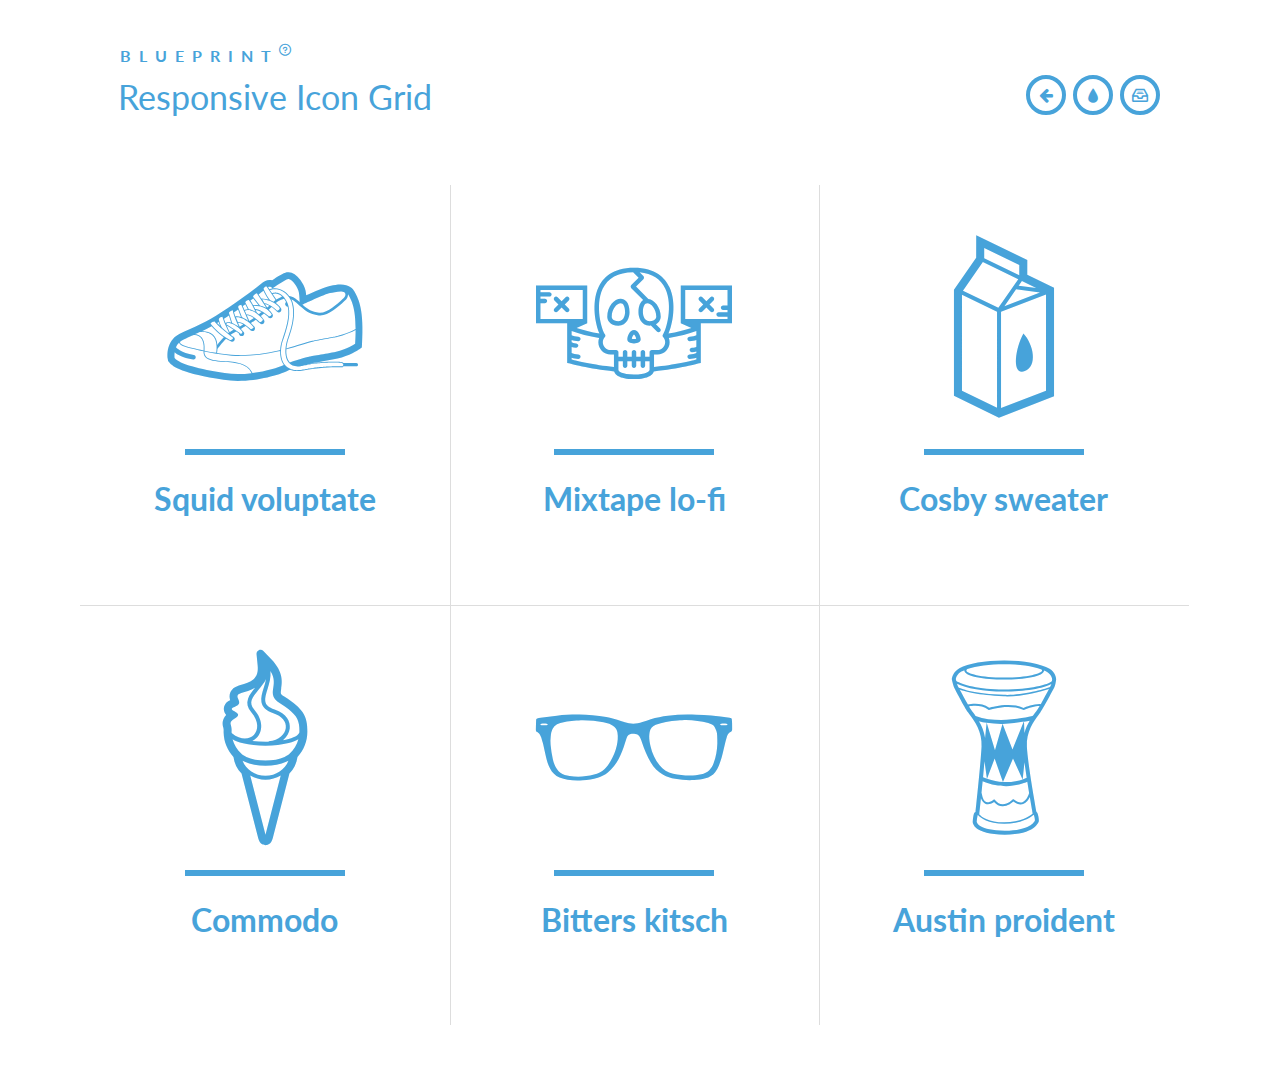
<file: modulos/Grid/index.html>
<!DOCTYPE html>
<html lang="en" class="no-js">
	<head>
		<meta charset="UTF-8" />
		<meta http-equiv="X-UA-Compatible" content="IE=edge,chrome=1"> 
		<meta name="viewport" content="width=device-width, initial-scale=1.0"> 
		<title>Blueprint: Responsive Icon Grid</title>
		<meta name="description" content="Blueprint: Responsive Icon Grid" />
		<meta name="keywords" content="icon grid, hover, responsive, portfolio, template" />
		<meta name="author" content="Codrops" />
		<link rel="shortcut icon" href="../favicon.ico">
		<link rel="stylesheet" type="text/css" href="css/default.css" />
		<link rel="stylesheet" type="text/css" href="css/component.css" />
		<script src="js/modernizr.custom.js"></script>
	</head>
	<body>
		<div class="container">
			<header class="clearfix">
				<span>Blueprint <span class="bp-icon bp-icon-about" data-content="The Blueprints are a collection of basic and minimal website concepts, components, plugins and layouts with minimal style for easy adaption and usage, or simply for inspiration."></span></span>
				<h1>Responsive Icon Grid</h1>
				<nav>
					<a href="http://tympanus.net/Blueprints/ViewModeSwitch/" class="bp-icon bp-icon-prev" data-info="previous Blueprint"><span>Previous Blueprint</span></a>
					<!--a href="" class="bp-icon bp-icon-next" data-info="next Blueprint"><span>Next Blueprint</span></a-->
					<a href="http://tympanus.net/codrops/?p=15657" class="bp-icon bp-icon-drop" data-info="back to the Codrops article"><span>back to the Codrops article</span></a>
					<a href="http://tympanus.net/codrops/category/blueprints/" class="bp-icon bp-icon-archive" data-info="Blueprints archive"><span>Go to the archive</span></a>
				</nav>
			</header>	
			<div class="main">
				<ul class="cbp-ig-grid">
					<li>
						<a href="#">
							<span class="cbp-ig-icon cbp-ig-icon-shoe"></span>
							<h3 class="cbp-ig-title">Squid voluptate</h3>
							<span class="cbp-ig-category">Fashion</span>
						</a>
					</li>
					<li>
						<a href="#">
							<span class="cbp-ig-icon cbp-ig-icon-ribbon"></span>
							<h3 class="cbp-ig-title">Mixtape lo-fi</h3>
							<span class="cbp-ig-category">Design</span>
						</a>
					</li>
					<li>
						<a href="#">
							<span class="cbp-ig-icon cbp-ig-icon-milk"></span>
							<h3 class="cbp-ig-title">Cosby sweater</h3>
							<span class="cbp-ig-category">Lifestyle</span>
						</a>
					</li>
					<li>
						<a href="#">
							<span class="cbp-ig-icon cbp-ig-icon-whippy"></span>
							<h3 class="cbp-ig-title">Commodo</h3>
							<span class="cbp-ig-category">Food</span>
						</a>
					</li>
					<li>
						<a href="#">
							<span class="cbp-ig-icon cbp-ig-icon-spectacles"></span>
							<h3 class="cbp-ig-title">Bitters kitsch</h3>
							<span class="cbp-ig-category">Gadgets</span>
						</a>
					</li>
					<li>
						<a href="#">
							<span class="cbp-ig-icon cbp-ig-icon-doumbek"></span>
							<h3 class="cbp-ig-title">Austin proident</h3>
							<span class="cbp-ig-category">Music</span>
						</a>
					</li>
				</ul>
			</div>
		</div>
	</body>
</html>
</file>
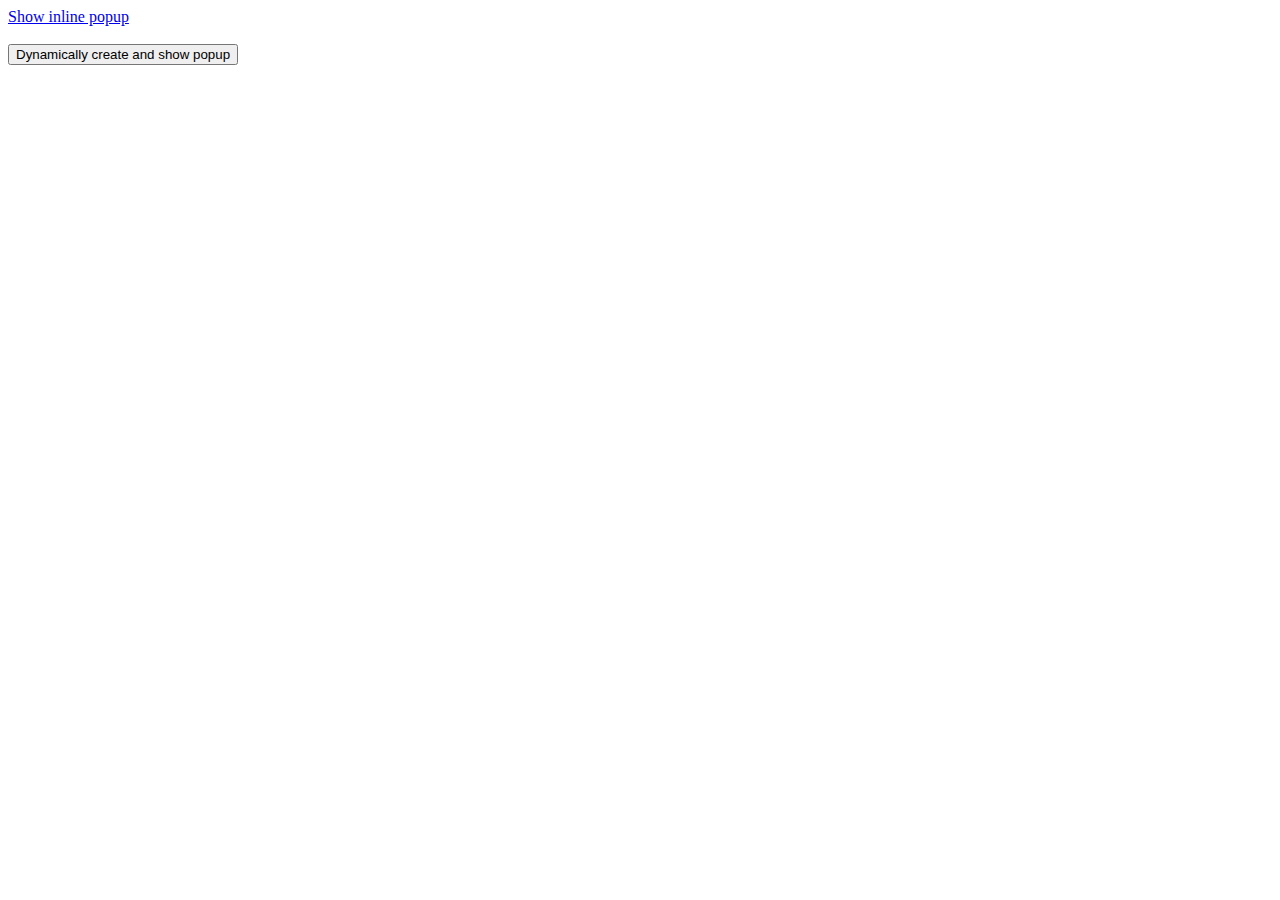
<file: modulos/popup/index.html>
<!DOCTYPE html>
<html lang="es">
<head>
	<meta charset="utf-8">
	<meta name="description" content="Let's Go Fans! Primer Congreso de Publicidad en Michoacán. Creatividad efectiva, publicidad que trasciende, destacados publicistas… ¿estás listo? Marzo 2015">
	<title>Lets Go Fans</title>

	
<link rel="stylesheet" href="css/magnific-popup.css"> 
<script src="//ajax.googleapis.com/ajax/libs/jquery/1.9.1/jquery.min.js"></script> 
<script src="js/jquery.magnific-popup.js"></script> 





</head>
<body>



<a href="#test-popup" class="open-popup-link">Show inline popup</a>




<br/><br/>
<button>Dynamically create and show popup</button>

<script type="text/javascript">

$('button').magnificPopup({
  items: {
      src: '<div class="white-popup">Dynamically created popup</div>',
      type: 'inline'
  },



  closeBtnInside: true
});



</script>

</body>
</html>
</file>
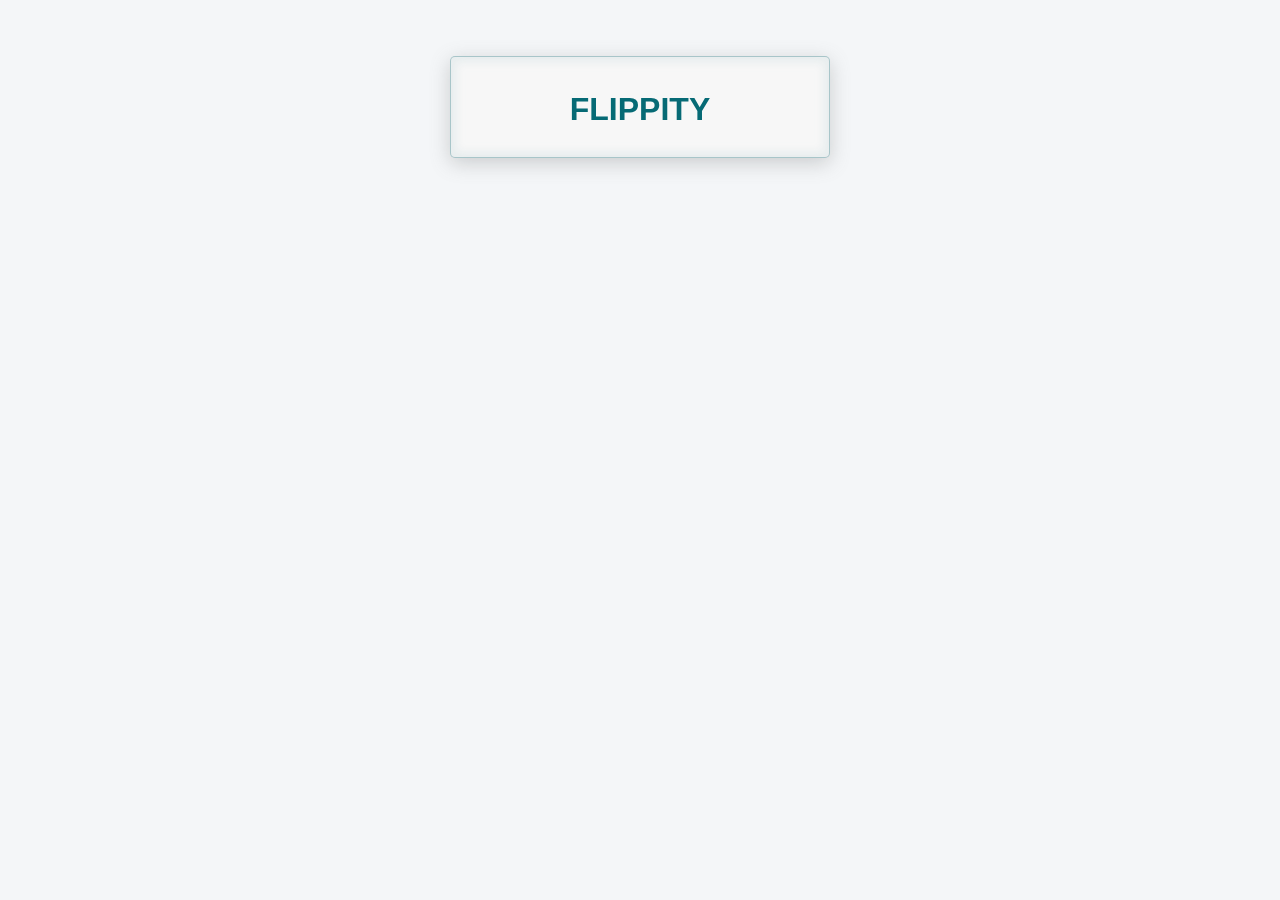
<file: modulos/menu/demo.html>
<!DOCTYPE html>
<html lang="en">
<head>
  <meta charset="utf-8">
  <title>ResponsiveSlides.js &middot; Responsive jQuery slideshow</title>
  <meta name="viewport" content="width=device-width,initial-scale=1">
  
  <link rel="stylesheet" href="demo.css">
 
  
</head>
<body>
  <div id="wrapper">
   
      <div class="cube">
        <div class="flippety">
          <h1>Flippity</h1>
        </div>
        <div class="flop">
          <a href="google.com"><h2>Flop</h2></a>
        </div>
      </div>
  
  </div>
</body>
</html>
</file>
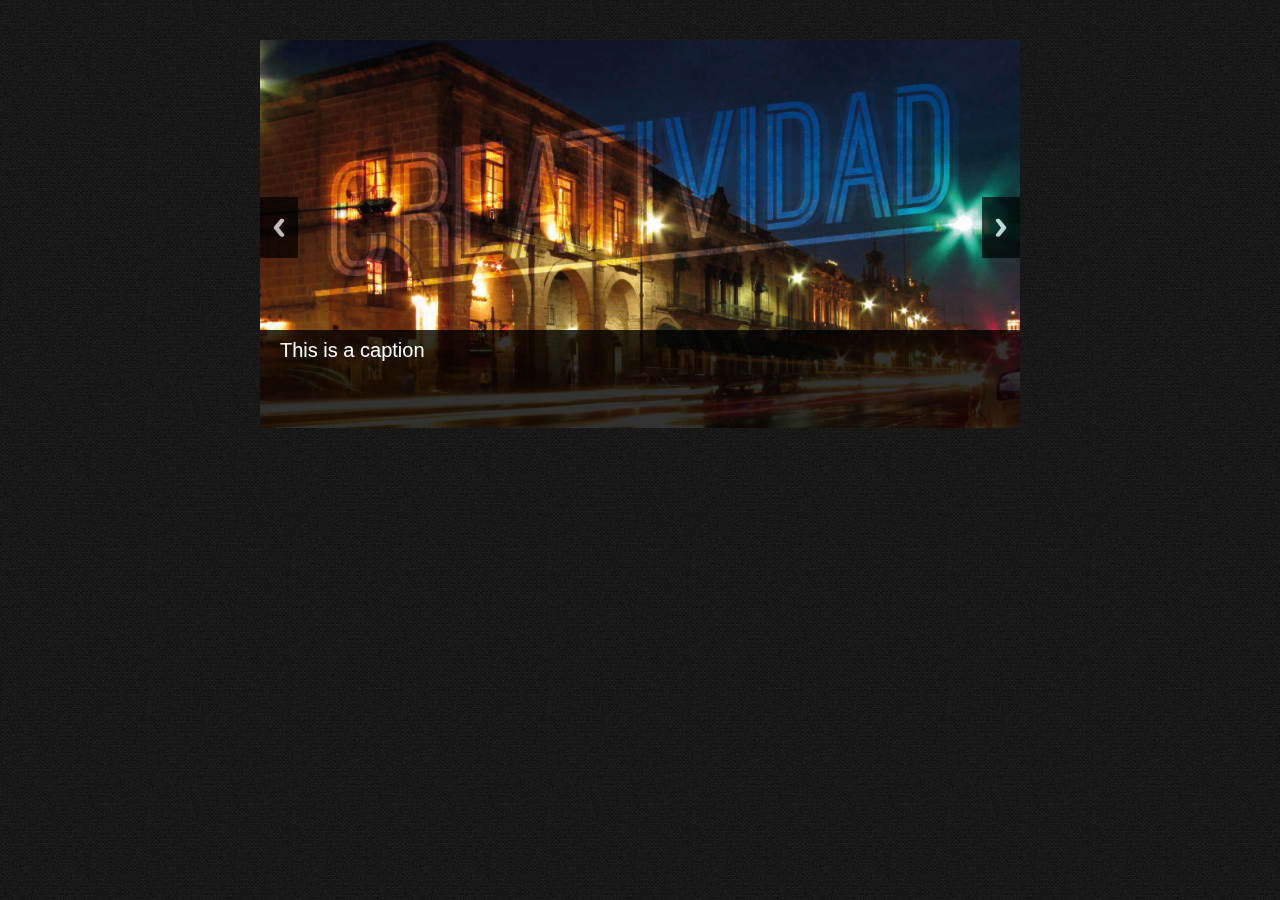
<file: modulos/sliderhome/demo/demo.html>
<!DOCTYPE html>
<html lang="en">
<head>
  <meta charset="utf-8">
  <title>ResponsiveSlides.js &middot; Responsive jQuery slideshow</title>
  <meta name="viewport" content="width=device-width,initial-scale=1">
  <link rel="stylesheet" href="../responsiveslides.css">
  <link rel="stylesheet" href="demo.css">
  <script src="http://ajax.googleapis.com/ajax/libs/jquery/1.8.3/jquery.min.js"></script>
  <script src="../responsiveslides.min.js"></script>
  <script>
    // You can also use "$(window).load(function() {"
    $(function () {
      $("#slider4").responsiveSlides({
        auto: false,
        pager: false,
        nav: true,
        speed: 500,
        namespace: "callbacks",
        before: function () {
          $('.events').append("<li>before event fired.</li>");
        },
        after: function () {
          $('.events').append("<li>after event fired.</li>");
        }
      });

    });
  </script>
</head>
<body>
  <div id="wrapper">
    <!-- Slideshow 4 -->
    <div class="callbacks_container">
      <ul class="rslides" id="slider4">
        <li>
          <img src="images/s1-1.jpg" alt="">
          <p class="caption">This is a caption</p>
        </li>
        <li>
          <img src="images/s1-2.jpg" alt="">
          
        </li>
        <li>
          <img src="images/s1-3.jpg" alt="">
          <p class="caption">The third caption</p>
        </li>
      </ul>
    </div>

  
  </div>
</body>
</html>
</file>
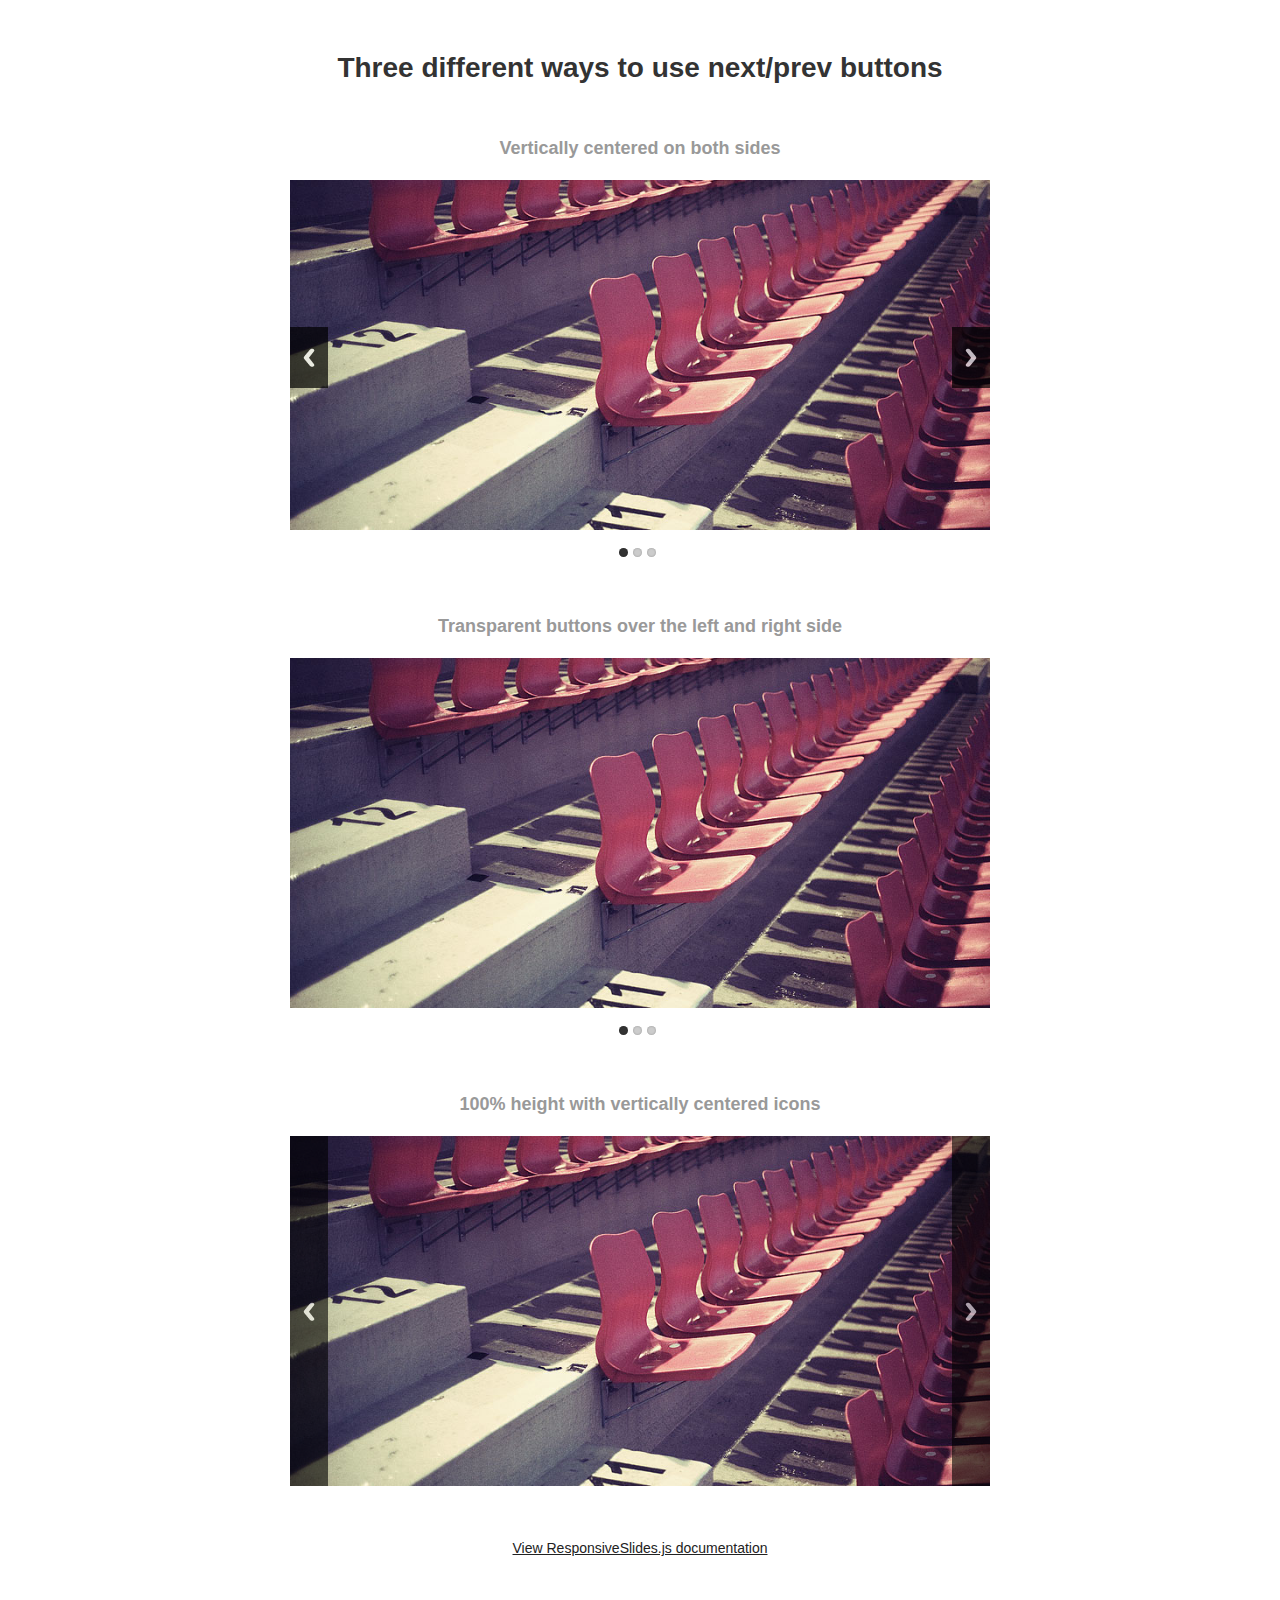
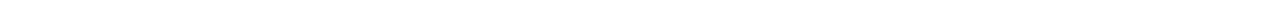
<file: modulos/sliderhome/demo/themes/themes.html>
<!DOCTYPE html>
<html lang="en">
<head>
  <meta charset="utf-8">
  <title>ResponsiveSlides.js &middot; Alternative themes</title>
  <meta name="viewport" content="width=device-width,initial-scale=1">
  <link rel="stylesheet" href="../../responsiveslides.css">
  <link rel="stylesheet" href="themes.css">
  <script src="http://ajax.googleapis.com/ajax/libs/jquery/1.8.3/jquery.min.js"></script>
  <script src="../../responsiveslides.min.js"></script>
  <script>
    // You can also use "$(window).load(function() {"
    $(function () {

      // Slideshow 1
      $("#slider1").responsiveSlides({
        auto: false,
        pager: true,
        nav: true,
        speed: 500,
        maxwidth: 800,
        namespace: "centered-btns"
      });

      // Slideshow 2
      $("#slider2").responsiveSlides({
        auto: false,
        pager: true,
        nav: true,
        speed: 500,
        maxwidth: 800,
        namespace: "transparent-btns"
      });

      // Slideshow 3
      $("#slider3").responsiveSlides({
        auto: false,
        pager: false,
        nav: true,
        speed: 500,
        maxwidth: 800,
        namespace: "large-btns"
      });

    });
  </script>
</head>
<body>
  <div id="wrapper">
    <h1>Three different ways to use next/prev buttons</h1>



    <h3>Vertically centered on both sides</h3>
    <!-- Slideshow 1 -->
    <div class="rslides_container">
      <ul class="rslides" id="slider1">
        <li><img src="../images/1.jpg" alt=""></li>
        <li><img src="../images/2.jpg" alt=""></li>
        <li><img src="../images/3.jpg" alt=""></li>
      </ul>
    </div>



    <h3>Transparent buttons over the left and right side</h3>
    <!-- Slideshow 2 -->
    <div class="rslides_container">
      <ul class="rslides" id="slider2">
        <li><img src="../images/1.jpg" alt=""></li>
        <li><img src="../images/2.jpg" alt=""></li>
        <li><img src="../images/3.jpg" alt=""></li>
      </ul>
    </div>



    <h3>100% height with vertically centered icons</h3>
    <!-- Slideshow 3 -->
    <div class="rslides_container">
      <ul class="rslides" id="slider3">
        <li><img src="../images/1.jpg" alt=""></li>
        <li><img src="../images/2.jpg" alt=""></li>
        <li><img src="../images/3.jpg" alt=""></li>
      </ul>
    </div>



    <a href="http://responsiveslides.com/">View ResponsiveSlides.js documentation</a>
  </div>
</body>
</html>
</file>
<file: modulos/Grid/css/default.css>
/* General Blueprint Style */
@import url(http://fonts.googleapis.com/css?family=Lato:300,400,700);
@font-face {
	font-family: 'bpicons';
	src:url('../fonts/bpicons/bpicons.eot');
	src:url('../fonts/bpicons/bpicons.eot?#iefix') format('embedded-opentype'),
		url('../fonts/bpicons/bpicons.woff') format('woff'),
		url('../fonts/bpicons/bpicons.ttf') format('truetype'),
		url('../fonts/bpicons/bpicons.svg#bpicons') format('svg');
	font-weight: normal;
	font-style: normal;
} /* Made with http://icomoon.io/ */

*, *:after, *:before { -webkit-box-sizing: border-box; -moz-box-sizing: border-box; box-sizing: border-box; }
body, html { font-size: 100%; padding: 0; margin: 0;}

/* Clearfix hack by Nicolas Gallagher: http://nicolasgallagher.com/micro-clearfix-hack/ */
.clearfix:before, .clearfix:after { content: " "; display: table; }
.clearfix:after { clear: both; }

body {
    font-family: 'Lato', Calibri, Arial, sans-serif;
    color: #47a3da;
}

a {
	color: #f0f0f0;
	text-decoration: none;
}

a:hover {
	color: #000;
}

.container > header {
	width: 90%;
	max-width: 69em;
	margin: 0 auto;
	padding: 2.875em 1.875em 1.875em;
}

.main {
	width: 90%;
	padding: 1em;
	margin: 0 auto;
}

.container > header h1 {
	font-size: 2.125em;
	line-height: 1.3;
	margin: 0 0 0.6em 0;
	float: left;
	font-weight: 400;
}

.container > header > span {
	display: block;
	position: relative;
	z-index: 9999;
	font-weight: 700;
	text-transform: uppercase;
	letter-spacing: 0.5em;
	padding: 0 0 0.6em 0.1em;
}

.container > header > span span:after {
	width: 30px;
	height: 30px;
	left: -12px;
	font-size: 50%;
	top: -8px;
	font-size: 75%;
	position: relative;
}

.container > header > span span:hover:before {
	content: attr(data-content);
	text-transform: none;
	text-indent: 0;
	letter-spacing: 0;
	font-weight: 300;
	font-size: 110%;
	padding: 0.8em 1em;
	line-height: 1.2;
	text-align: left;
	left: auto;
	margin-left: 4px;
	position: absolute;
	color: #fff;
	background: #47a3da;
}

.container > header nav {
	float: right;
	text-align: center;
}

.container > header nav a {
	display: inline-block;
	position: relative;
	text-align: left;
	width: 2.5em;
	height: 2.5em;
	background: #fff;
	border-radius: 50%;
	margin: 0 0.1em;
	border: 4px solid #47a3da;
}

.container > header nav a > span {
	display: none;
}

.container > header nav a:hover:before {
	content: attr(data-info);
	color: #47a3da;
	position: absolute;
	width: 600%;
	top: 120%;
	text-align: right;
	right: 0;
	pointer-events: none;
}

.container > header nav a:hover {
	background: #47a3da;
}

.bp-icon:after {
	font-family: 'bpicons';
	speak: none;
	font-style: normal;
	font-weight: normal;
	font-variant: normal;
	text-transform: none;
	text-align: center;
	color: #47a3da;
	-webkit-font-smoothing: antialiased;
}

.container > header nav .bp-icon:after {
	position: absolute;
	top: 0;
	left: 0;
	width: 100%;
	height: 100%;
	line-height: 2;
	text-indent: 0;
}

.container > header nav a:hover:after {
	color: #fff;
}

.bp-icon-next:after {
	content: "\e000";
}
.bp-icon-drop:after {
	content: "\e001";
}
.bp-icon-archive:after {
	content: "\e002";
}
.bp-icon-about:after {
	content: "\e003";
}
.bp-icon-prev:after {
	content: "\e004";
}

@media screen and (max-width: 55em) {

	.container > header h1,
	.container > header nav {
		float: none;
	}

	.container > header > span,
	.container > header h1 {
		text-align: center;
	}

	.container > header nav {
		margin: 0 auto;
	}

	.container > header > span {
		text-indent: 30px;
	}
}
</file>
<file: modulos/Grid/css/component.css>
@font-face {
	font-family: 'anyoldicon';
	src:url('../fonts/anyoldicon/anyoldicon.eot');
	src:url('../fonts/anyoldicon/anyoldicon.eot?#iefix') format('embedded-opentype'),
		url('../fonts/anyoldicon/anyoldicon.woff') format('woff'),
		url('../fonts/anyoldicon/anyoldicon.ttf') format('truetype'),
		url('../fonts/anyoldicon/anyoldicon.svg#anyoldicon') format('svg');
	font-weight: normal;
	font-style: normal;
}

/* General grid styles */
.cbp-ig-grid {
	list-style: none;
	padding: 0 0 50px 0;
	margin: 0;
}

/* Clear floats */
.cbp-ig-grid:before, 
.cbp-ig-grid:after { 
	content: " "; 
	display: table; 
}

.cbp-ig-grid:after { 
	clear: both; 
}

/* grid item */
.cbp-ig-grid li {
	width: 33%;
	float: left;
	height: 420px;
	text-align: center;
	border-top: 1px solid #ddd;
}

/* we are using a combination of borders and box shadows to control the grid lines */
.cbp-ig-grid li:nth-child(-n+3){
	border-top: none;
}

.cbp-ig-grid li:nth-child(3n-1),
.cbp-ig-grid li:nth-child(3n-2) {
	box-shadow: 1px 0 0 #ddd;
}

/* anchor style */
.cbp-ig-grid li > a {
	display: block;
	height: 100%;
	color: #47a3da;
	-webkit-transition: background 0.2s;
	-moz-transition: background 0.2s;
	transition: background 0.2s;
}

/* the icon with pseudo class for icon font */
.cbp-ig-icon {
	padding: 30px 0 0 0;
	display: block;
	-webkit-transition: -webkit-transform 0.2s;
	transition: -moz-transform 0.2s;
	transition: transform 0.2s;
}

.cbp-ig-icon:before {
	font-family: 'anyoldicon';
	font-size: 14em;
	speak: none;
	font-style: normal;
	font-weight: normal;
	font-variant: normal;
	text-transform: none;
	line-height: 1;
	-webkit-font-smoothing: antialiased;
}

.cbp-ig-icon-shoe:before {
	content: "\e000";
}

.cbp-ig-icon-ribbon:before {
	content: "\e001";
}

.cbp-ig-icon-milk:before {
	content: "\e002";
}

.cbp-ig-icon-whippy:before {
	content: "\e003";
}

.cbp-ig-icon-spectacles:before {
	content: "\e004";
}

.cbp-ig-icon-doumbek:before {
	content: "\e007";
}

/* title element */
.cbp-ig-grid .cbp-ig-title {
	margin: 20px 0 10px 0;
	padding: 20px 0 0 0;
	font-size: 2em;
	position: relative;
	-webkit-transition: -webkit-transform 0.2s;
	-moz-transition: -moz-transform 0.2s;
	transition: transform 0.2s;
}

.cbp-ig-grid .cbp-ig-title:before {
	content: '';
	position: absolute;
	background: #47a3da;
	width: 160px;
	height: 6px;
	top: 0px;
	left: 50%;
	margin: -10px 0 0 -80px;
	-webkit-transition: margin-top 0.2s; /* top or translate does not seem to work in Firefox */
	-moz-transition: margin-top 0.2s;
	transition: margin-top 0.2s;
}

.cbp-ig-grid .cbp-ig-category {
	text-transform: uppercase;
	display: inline-block;
	font-size: 1em;
	letter-spacing: 1px;
	color: #fff;
	-webkit-transform: translateY(10px);
	-moz-transform: -moz-translateY(10px);
	-ms-transform: -ms-translateY(10px);
	transform: translateY(10px);
	opacity: 0;
	-webkit-transition: -webkit-transform 0.3s, opacity 0.2s;
	-moz-transition: -moz-transform 0.3s, opacity 0.2s;
	-webkit-transition: transform 0.3s, opacity 0.2s;
}

.cbp-ig-grid li:hover .cbp-ig-category,
.touch .cbp-ig-grid li .cbp-ig-category {
	opacity: 1;
	-webkit-transform: translateY(0px);
	-moz-transform: translateY(0px);
	-ms-transform: translateY(0px);
	transform: translateY(0px);
}

/* Hover styles */

.cbp-ig-grid li > a:hover {
	background: #47a3da;
}

.cbp-ig-grid li > a:hover .cbp-ig-icon {
	-webkit-transform: translateY(10px);
	-moz-transform: translateY(10px);
	-ms-transform: translateY(10px);
	transform: translateY(10px);
}

.cbp-ig-grid li > a:hover .cbp-ig-icon:before,
.cbp-ig-grid li > a:hover .cbp-ig-title {
	color: #fff;
}

.cbp-ig-grid li > a:hover .cbp-ig-title {
	-webkit-transform: translateY(-30px);
	-moz-transform: translateY(-30px);
	-ms-transform: translateY(-30px);
	transform: translateY(-30px);
}

.cbp-ig-grid li > a:hover .cbp-ig-title:before {
	background: #fff;
	margin-top: 80px;
}


@media screen and (max-width: 62.75em) {
	.cbp-ig-grid li {
		width: 50%;
	}

	/* reset the grid lines */
	.cbp-ig-grid li:nth-child(-n+3){
		border-top: 1px solid #ddd;
	}

	.cbp-ig-grid li:nth-child(3n-1),
	.cbp-ig-grid li:nth-child(3n-2) {
		box-shadow: none;
	}

	.cbp-ig-grid li:nth-child(-n+2){
		border-top: none;
	}

	.cbp-ig-grid li:nth-child(2n-1) {
		box-shadow: 1px 0 0 #ddd;
	}
}

@media screen and (max-width: 41.6em) { 
	.cbp-ig-grid li {
		width: 100%;
	}

	.cbp-ig-grid li:nth-child(-n+2){
		border-top: 1px solid #ddd;
	}

	.cbp-ig-grid li:nth-child(2n-1) {
		box-shadow: none
	}

	.cbp-ig-grid li:first-child {
		border-top: none;
	}
}

@media screen and (max-width: 25em) { 
	.cbp-ig-grid {
		font-size: 80%;
	}

	.cbp-ig-grid .cbp-ig-category {
		margin-top: 20px;
	}
}
</file>
<file: modulos/menu/demo.css>
/* Set-up */
body {
	color: rgb(6, 106, 117);
	text-transform: uppercase;
	font-family: sans-serif;
	font-size: 100%;
	background: #F4F6F8;
	padding: 3em 0 0 0;
	line-height: 62px;
	-webkit-perspective: 1000px; /* <-NB */
}
 
/* Container box to set the sides relative to */
.cube {
	width: 30%;
	text-align: center;
	margin: 0 auto;
	height: 100px;
 
	-webkit-transition: -webkit-transform .33s;
	transition: transform .33s; /* Animate the transform properties */
 
	-webkit-transform-style: preserve-3d;
	transform-style: preserve-3d; /* <-NB */
}
 
/* The two faces of the cube */
.flippety,.flop {
	background: rgb(247, 247, 247);
	border: 1px solid rgba(147, 184, 189, .8);
 
	-webkit-border-radius: 5px;
	border-radius: 5px;
 
	-webkit-box-shadow: 0 5px 20px rgba(105, 108, 109, .3), 0 0 8px 5px rgba(208, 223, 226, .4) inset;
	box-shadow: 0 5px 20px rgba(105, 108, 109, .3), 0 0 8px 5px rgba(208, 223, 226, .4) inset;
	height: 100px;
}
 
/* Position the faces */
.flippety {
	-webkit-transform: translateZ(50px);
	transform: translateZ(50px);
}
 
.flop {
	-webkit-transform: rotateX(-90deg) translateZ(-50px);
	transform: rotateX(-90deg) translateZ(-50px);
}
 
/* Rotate the cube */
.cube:hover {
	-webkit-transform: rotateX(89deg);
	transform: rotateX(89deg); /* Text bleed at 90º */
}
</file>
<file: modulos/sliderhome/responsiveslides.css>
/*! http://responsiveslides.com v1.54 by @viljamis */

.rslides {
  position: relative;
  list-style: none;
  overflow: hidden;
  width: 100%;
  padding: 0;
  margin: 0;
  }

.rslides li {
  -webkit-backface-visibility: hidden;
  position: absolute;
  display: none;
  width: 100%;
  left: 0;
  top: 0;
  }

.rslides li:first-child {
  position: relative;
  display: block;
  float: left;
  }

.rslides img {
  display: block;
  height: auto;
  float: left;
  width: 100%;
  border: 0;
  }
</file>
<file: modulos/sliderhome/demo/demo.css>
* {
  margin: 0;
  padding: 0;
}

html {
  background: #222 url("images/bg.png") repeat;
}

body {
  _width: 70%;
  color: #888;
  font: 14px/20px Helvetica, Arial, sans-serif;
  margin: 20px auto 0;
  max-width: 800px;
  text-align: center;
  text-shadow: 0 -2px 1px #000;
  -webkit-font-smoothing: antialiased;
  }

h1 {
  font: 40px/60px "Helvetica Neue", Helvetica, Arial, sans-serif;
  color: #fff;
  font-weight: 200;
  }

h2 {
  font: 16px/20px "Helvetica Neue", Helvetica, Arial, sans-serif;
  margin-bottom: 40px;
  }

#wrapper {
  padding: 20px;
  }

p,h3,h4,pre {
  text-align: left;
  max-width: 540px;
  margin: 0 auto 20px;
  }

.rslides {
  margin: 0 auto 40px;
  }

#slider2,
#slider3 {
  box-shadow: none;
  -moz-box-shadow: none;
  -webkit-box-shadow: none;
  margin: 0 auto;
  }

.rslides_tabs {
  list-style: none;
  padding: 0;
  background: rgba(0,0,0,.25);
  box-shadow: 0 0 1px rgba(255,255,255,.3), inset 0 0 5px rgba(0,0,0,1.0);
  -moz-box-shadow: 0 0 1px rgba(255,255,255,.3), inset 0 0 5px rgba(0,0,0,1.0);
  -webkit-box-shadow: 0 0 1px rgba(255,255,255,.3), inset 0 0 5px rgba(0,0,0,1.0);
  font-size: 18px;
  list-style: none;
  margin: 0 auto 50px;
  max-width: 540px;
  padding: 10px 0;
  text-align: center;
  width: 100%;
  }

.rslides_tabs li {
  display: inline;
  float: none;
  margin-right: 1px;
  }

.rslides_tabs a {
  width: auto;
  line-height: 20px;
  padding: 9px 20px;
  height: auto;
  background: transparent;
  display: inline;
  }

.rslides_tabs li:first-child {
  margin-left: 0;
  }

.rslides_tabs .rslides_here a {
  background: rgba(255,255,255,.1);
  color: #fff;
  font-weight: bold;
  }

a {
  color: #fff;
  text-decoration: none;
  }

#download {
  background: #333;
  background: rgba(255,255,255,.1);
  border: 1px solid rgba(255,255,255,.1);
  border-radius: 5px;
  -moz-border-radius: 5px;
  -webkit-border-radius: 5px;
  display: block;
  font-size: 20px;
  font-weight: bold;
  margin: 60px auto;
  max-width: 500px;
  padding: 20px;
  }

#download:hover {
  background: rgba(255,255,255,.15);
  }

.footer {
  font-size: 11px;
  }

/* Callback example */

h3 {
  font: 20px/30px "Helvetica Neue", Helvetica, Arial, sans-serif;
  text-align: center;
  color: #fff;
  }

.events {
  list-style: none;
  }

.callbacks_container {
  margin-bottom: 50px;
  position: relative;
  float: left;
  width: 100%;
  }

.callbacks {
  position: relative;
  list-style: none;
  overflow: hidden;
  width: 100%;
  padding: 0;
  margin: 0;
  }

.callbacks li {
  position: absolute;
  width: 100%;
  left: 0;
  top: 0;
  }

.callbacks img {
  display: block;
  position: relative;
  z-index: 1;
  height: auto;
  width: 100%;
  border: 0;
  }

.callbacks .caption {
  display: block;
  position: absolute;
  z-index: 2;
  font-size: 20px;
  text-shadow: none;
  color: #fff;
  background: #000;
  background: rgba(0,0,0, .8);
  left: 0;
  right: 0;
  bottom: 0;
  padding: 10px 20px;
  margin: 0;
  max-width: none;
  height: 20%;
  }

.callbacks_nav {
  position: absolute;
  -webkit-tap-highlight-color: rgba(0,0,0,0);
  top: 52%;
  left: 0;
  opacity: 0.7;
  z-index: 3;
  text-indent: -9999px;
  overflow: hidden;
  text-decoration: none;
  height: 61px;
  width: 38px;
  background: transparent url("themes/themes.gif") no-repeat left top;
  margin-top: -45px;
  }

.callbacks_nav:active {
  opacity: 1.0;
  }

.callbacks_nav.next {
  left: auto;
  background-position: right top;
  right: 0;
  }

#slider3-pager a {
  display: inline-block;
}

#slider3-pager img {
  float: left;
}

#slider3-pager .rslides_here a {
  background: transparent;
  box-shadow: 0 0 0 2px #666;
}

#slider3-pager a {
  padding: 0;
}

@media screen and (max-width: 600px) {
  h1 {
    font: 24px/50px "Helvetica Neue", Helvetica, Arial, sans-serif;
    }
  .callbacks_nav {
    top: 47%;
    }
  }
</file>
<file: modulos/sliderhome/demo/themes/themes.css>
* {
  margin: 0;
  padding: 0;
  }

html {
  background: #fff;
  }

body {
  color: #333;
  font: 14px/24px sans-serif;
  margin: 0 auto;
  max-width: 700px;
  _width: 700px;
  padding: 0 30px;
  text-align: center;
  -webkit-font-smoothing: antialiased;
  }

#wrapper {
  float: left;
  width: 100%;
  margin-bottom: 50px;
  }

h1 {
  font: 600 28px/36px sans-serif;
  margin: 50px 0;
  }

h3 {
  font: 600 18px/24px sans-serif;
  color: #999;
  margin: 0 0 20px;
  }

a {
  color: #222;
  }

.rslides {
  margin: 0 auto;
  }

.rslides_container {
  margin-bottom: 50px;
  position: relative;
  float: left;
  width: 100%;
  }

.centered-btns_nav {
  z-index: 3;
  position: absolute;
  -webkit-tap-highlight-color: rgba(0,0,0,0);
  top: 50%;
  left: 0;
  opacity: 0.7;
  text-indent: -9999px;
  overflow: hidden;
  text-decoration: none;
  height: 61px;
  width: 38px;
  background: transparent url("themes.gif") no-repeat left top;
  margin-top: -45px;
  }

.centered-btns_nav:active {
  opacity: 1.0;
  }

.centered-btns_nav.next {
  left: auto;
  background-position: right top;
  right: 0;
  }

.transparent-btns_nav {
  z-index: 3;
  position: absolute;
  -webkit-tap-highlight-color: rgba(0,0,0,0);
  top: 0;
  left: 0;
  display: block;
  background: #fff; /* Fix for IE6-9 */
  opacity: 0;
  filter: alpha(opacity=1);
  width: 48%;
  text-indent: -9999px;
  overflow: hidden;
  height: 91%;
  }

.transparent-btns_nav.next {
  left: auto;
  right: 0;
  }

.large-btns_nav {
  z-index: 3;
  position: absolute;
  -webkit-tap-highlight-color: rgba(0,0,0,0);
  opacity: 0.6;
  text-indent: -9999px;
  overflow: hidden;
  top: 0;
  bottom: 0;
  left: 0;
  background: #000 url("themes.gif") no-repeat left 50%;
  width: 38px;
  }

.large-btns_nav:active {
  opacity: 1.0;
  }

.large-btns_nav.next {
  left: auto;
  background-position: right 50%;
  right: 0;
  }

.centered-btns_nav:focus,
.transparent-btns_nav:focus,
.large-btns_nav:focus {
  outline: none;
  }

.centered-btns_tabs,
.transparent-btns_tabs,
.large-btns_tabs {
  margin-top: 10px;
  text-align: center;
  }

.centered-btns_tabs li,
.transparent-btns_tabs li,
.large-btns_tabs li {
  display: inline;
  float: none;
  _float: left;
  *float: left;
  margin-right: 5px;
  }

.centered-btns_tabs a,
.transparent-btns_tabs a,
.large-btns_tabs a {
  text-indent: -9999px;
  overflow: hidden;
  -webkit-border-radius: 15px;
  -moz-border-radius: 15px;
  border-radius: 15px;
  background: #ccc;
  background: rgba(0,0,0, .2);
  display: inline-block;
  _display: block;
  *display: block;
  -webkit-box-shadow: inset 0 0 2px 0 rgba(0,0,0,.3);
  -moz-box-shadow: inset 0 0 2px 0 rgba(0,0,0,.3);
  box-shadow: inset 0 0 2px 0 rgba(0,0,0,.3);
  width: 9px;
  height: 9px;
  }

.centered-btns_here a,
.transparent-btns_here a,
.large-btns_here a {
  background: #222;
  background: rgba(0,0,0, .8);
  }
</file>
